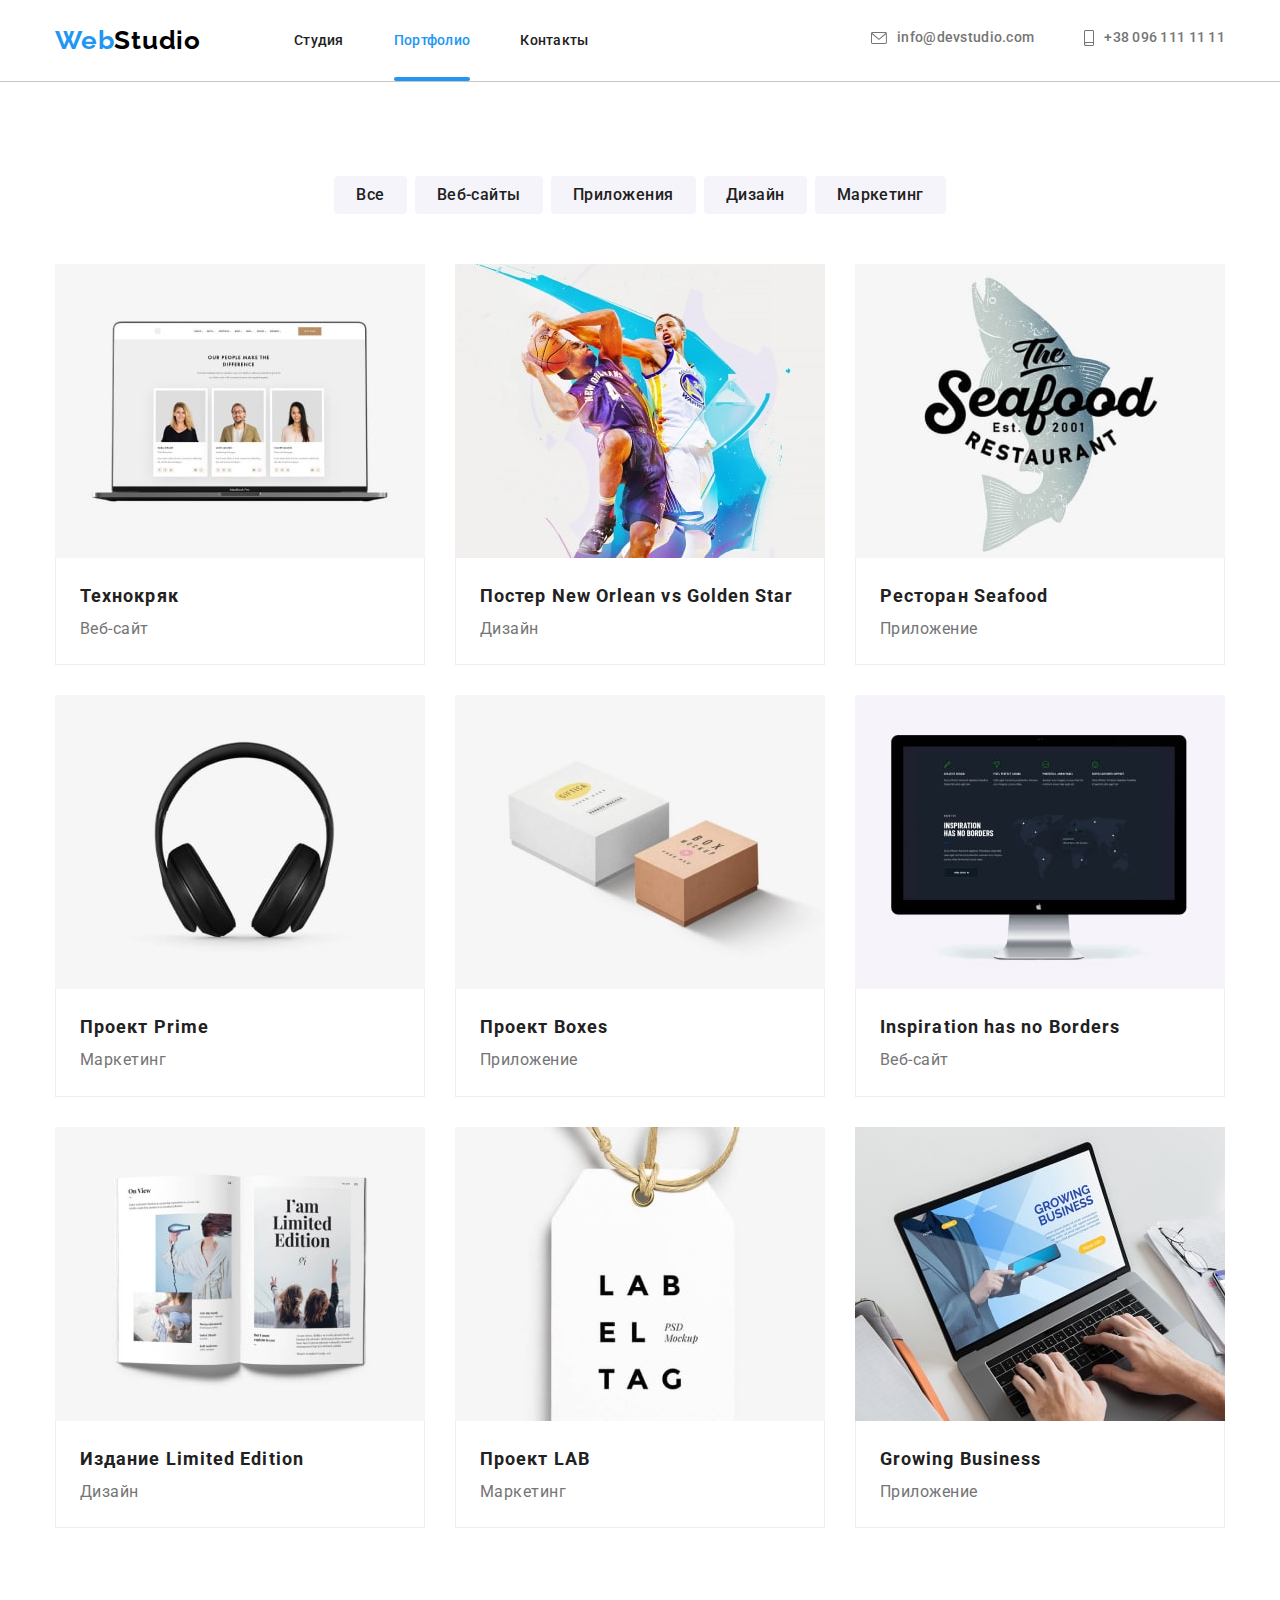
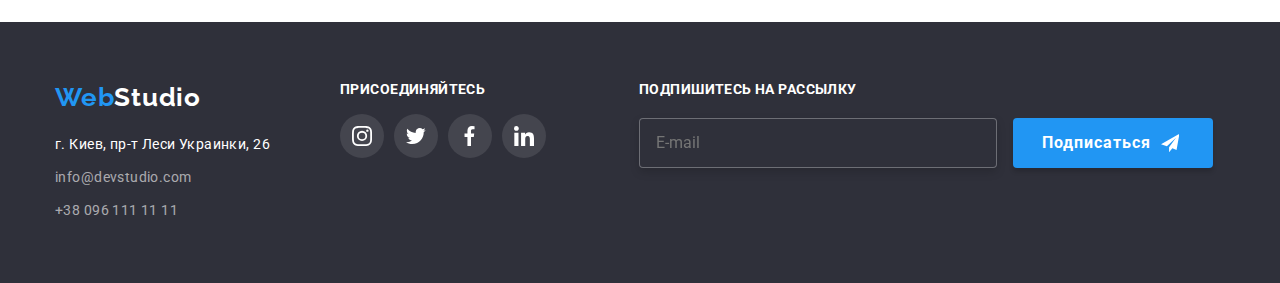
<file: portfolio.html>
<!DOCTYPE html>
<html lang="en">
  <head>
    <meta charset="UTF-8" />
    <meta http-equiv="X-UA-Compatible" content="IE=edge" />
    <meta name="viewport" content="width=device-width, initial-scale=1.0" />
    <title>Portfolio</title>
    <link rel="preconnect" href="https://fonts.googleapis.com" />
    <link rel="preconnect" href="https://fonts.gstatic.com" crossorigin />
    <link
      href="https://fonts.googleapis.com/css2?family=Montserrat:wght@400;700&family=Raleway:wght@700&family=Roboto:wght@400;500;700;900&display=swap"
      rel="stylesheet"
    />
    <link
      rel="stylesheet"
      href="https://cdnjs.cloudflare.com/ajax/libs/modern-normalize/1.1.0/modern-normalize.min.css"
    />
    <link rel="stylesheet" href="./css/main.min.css" />
  </head>
  <body class="portfolio">
    <header class="header">
      <div class="container nav">
        <nav class="header-nav">
          <a class="header__logotype link" href="./"><span class="header__logo">Web</span>Studio</a>
          <ul class="header-nav__list list">
            <li class="header-nav__item">
              <a class="header-nav__link link" href="./">Студия</a>
            </li>
            <li class="header-nav__item">
              <a class="header-nav__link link underline" href="./portfolio.html">Портфолио</a>
            </li>
            <li class="header-nav__item">
              <a class="header-nav__link link" href="">Контакты</a>
            </li>
          </ul>
        </nav>
        <ul class="header__list list">
          <li class="header__item">
            <a class="header__contact link" href="mailto:info@devstudio.com">
              <svg class="header__icon-envelope">
                <use href="./images/icons.svg#envelope"></use>
              </svg>
              info@devstudio.com</a
            >
          </li>
          <li class="header__item">
            <a class="header__contact link" href="tel:+380961111111">
              <svg class="header__icon-smartphone">
                <use href="images/icons.svg#smartphone"></use>
              </svg>
              +38 096 111 11 11</a
            >
          </li>
        </ul>
      </div>
    </header>

    <main>
      <!-------------------filter--------------------->

      <section class="filter">
        <div class="container">
          <ul class="filter__list list">
            <li class="filter__item">
              <button class="filter__btn" type="button">Все</button>
            </li>
            <li class="filter__item">
              <button class="filter__btn" type="button">Веб-сайты</button>
            </li>
            <li class="filter__item">
              <button class="filter__btn" type="button">Приложения</button>
            </li>
            <li class="filter__item"><button class="filter__btn" type="button">Дизайн</button></li>
            <li class="filter__item">
              <button class="filter__btn" type="button">Маркетинг</button>
            </li>
          </ul>
          <div class="progect">
            <ul class="progect__list list">
              <li class="progect__item">
                <div class="progect__overlay">
                  <img
                    class="progect__img"
                    src="./images/portfolio img1.jpg"
                    alt="ноутбук"
                    width="370"
                    height="294"
                  />
                  <p class="overlay__text">
                    Ресурс предлагает комплексные предложения с разным уровнем функционала и
                    сервисов. Все это позволит посетителю получить исчерпывающие сведения о компании
                    или частном лице.
                  </p>
                </div>

                <div class="progect__border">
                  <h3 class="progect__title">Технокряк</h3>
                  <p class="progect__text">Веб-сайт</p>
                </div>
              </li>
              <li class="progect__item">
                <div class="progect__overlay">
                  <img
                    class="progect__img"
                    src="./images/portfolio img2.jpg"
                    alt="баскетболисты"
                    width="370"
                    height="294"
                  />
                  <p class="overlay__text">
                    Ресурс предлагает комплексные предложения с разным уровнем функционала и
                    сервисов. Все это позволит посетителю получить исчерпывающие сведения о компании
                    или частном лице.
                  </p>
                </div>

                <div class="progect__border">
                  <h3 class="progect__title">Постер New Orlean vs Golden Star</h3>
                  <p class="progect__text">Дизайн</p>
                </div>
              </li>
              <li class="progect__item">
                <div class="progect__overlay">
                  <img
                    class="progect__img"
                    src="./images/portfolio img3.jpg"
                    alt="логотип"
                    width="370"
                    height="294"
                  />
                  <p class="overlay__text">
                    Ресурс предлагает комплексные предложения с разным уровнем функционала и
                    сервисов. Все это позволит посетителю получить исчерпывающие сведения о компании
                    или частном лице.
                  </p>
                </div>

                <div class="progect__border">
                  <h3 class="progect__title">Ресторан Seafood</h3>
                  <p class="progect__text">Приложение</p>
                </div>
              </li>
              <li class="progect__item">
                <div class="progect__overlay">
                  <img
                    class="progect__img"
                    src="./images/portfolio img4.jpg"
                    alt="наушники"
                    width="370"
                    height="294"
                  />
                  <p class="overlay__text">
                    Ресурс предлагает комплексные предложения с разным уровнем функционала и
                    сервисов. Все это позволит посетителю получить исчерпывающие сведения о компании
                    или частном лице.
                  </p>
                </div>

                <div class="progect__border">
                  <h3 class="progect__title">Проект Prime</h3>
                  <p class="progect__text">Маркетинг</p>
                </div>
              </li>
              <li class="progect__item">
                <div class="progect__overlay">
                  <img
                    class="progect__img"
                    src="./images/portfolio img5.jpg"
                    alt="коробки"
                    width="370"
                    height="294"
                  />
                  <p class="overlay__text">
                    Ресурс предлагает комплексные предложения с разным уровнем функционала и
                    сервисов. Все это позволит посетителю получить исчерпывающие сведения о компании
                    или частном лице.
                  </p>
                </div>

                <div class="progect__border">
                  <h3 class="progect__title">Проект Boxes</h3>
                  <p class="progect__text">Приложение</p>
                </div>
              </li>
              <li class="progect__item">
                <div class="progect__overlay">
                  <img
                    class="progect__img"
                    src="./images/portfolio img6.jpg"
                    alt="монитор"
                    width="370"
                    height="294"
                  />
                  <p class="overlay__text">
                    Ресурс предлагает комплексные предложения с разным уровнем функционала и
                    сервисов. Все это позволит посетителю получить исчерпывающие сведения о компании
                    или частном лице.
                  </p>
                </div>

                <div class="progect__border">
                  <h3 class="progect__title">Inspiration has no Borders</h3>
                  <p class="progect__text">Веб-сайт</p>
                </div>
              </li>
              <li class="progect__item">
                <div class="progect__overlay">
                  <img
                    class="progect__img"
                    src="./images/portfolio img7.jpg"
                    alt="книга"
                    width="370"
                    height="294"
                  />
                  <p class="overlay__text">
                    Ресурс предлагает комплексные предложения с разным уровнем функционала и
                    сервисов. Все это позволит посетителю получить исчерпывающие сведения о компании
                    или частном лице.
                  </p>
                </div>

                <div class="progect__border">
                  <h3 class="progect__title">Издание Limited Edition</h3>
                  <p class="progect__text">Дизайн</p>
                </div>
              </li>
              <li class="progect__item">
                <div class="progect__overlay">
                  <img
                    class="progect__img"
                    src="./images/portfolio img8.jpg"
                    alt="бирка"
                    width="370"
                    height="294"
                  />
                  <p class="overlay__text">
                    Ресурс предлагает комплексные предложения с разным уровнем функционала и
                    сервисов. Все это позволит посетителю получить исчерпывающие сведения о компании
                    или частном лице.
                  </p>
                </div>

                <div class="progect__border">
                  <h3 class="progect__title">Проект LAB</h3>
                  <p class="progect__text">Маркетинг</p>
                </div>
              </li>
              <li class="progect__item">
                <div class="progect__overlay">
                  <img
                    class="progect__img"
                    src="./images/portfolio img9.jpg"
                    alt="ноутбук"
                    width="370"
                    height="294"
                  />
                  <p class="overlay__text">
                    Ресурс предлагает комплексные предложения с разным уровнем функционала и
                    сервисов. Все это позволит посетителю получить исчерпывающие сведения о компании
                    или частном лице.
                  </p>
                </div>

                <div class="progect__border">
                  <h3 class="progect__title">Growing Business</h3>
                  <p class="progect__text">Приложение</p>
                </div>
              </li>
            </ul>
          </div>
        </div>
      </section>
    </main>
    <!-------------------footer--------------------->

    <footer class="footer">
      <div class="container footer-social">
        <div>
          <a class="footer__logotype link" href="/"><span class="footer__logo">Web</span>Studio</a>
          <address class="footer__adress">г. Киев, пр-т Леси Украинки, 26</address>
          <ul class="footer__list list">
            <li class="footer__item">
              <a class="footer__contact link" href="mailto:info@devstudio.com"
                >info@devstudio.com</a
              >
            </li>
            <li class="footer__item">
              <a class="footer__contact link" href="tel:+380961111111">+38 096 111 11 11</a>
            </li>
          </ul>
        </div>
        <div class="footer-social__icons">
          <h3 class="footer-social__title">Присоединяйтесь</h3>
          <ul class="footer-social__list list">
            <li class="footer-social__item">
              <a class="footer-social__link" href="">
                <svg class="footer-social__icon" width="20px" height="20px">
                  <use href="images/icons.svg#instagram"></use>
                </svg>
              </a>
            </li>
            <li class="footer-social__item">
              <a class="footer-social__link" href="">
                <svg class="footer-social__icon" width="20px" height="20px">
                  <use href="images/icons.svg#twitter"></use>
                </svg>
              </a>
            </li>
            <li class="footer-social__item">
              <a class="footer-social__link" href="">
                <svg class="footer-social__icon" width="20px" height="20px">
                  <use href="images/icons.svg#facebook"></use>
                </svg>
              </a>
            </li>
            <li class="footer-social__item">
              <a class="footer-social__link" href="">
                <svg class="footer-social__icon" width="20px" height="20px">
                  <use href="images/icons.svg#linkedin"></use>
                </svg>
              </a>
            </li>
          </ul>
        </div>
        <div class="send">
          <h3 class="send__title">Подпишитесь на рассылку</h3>
          <lable class="send__form">
            <input class="send__mail" type="email" name="mail" placeholder="E-mail" />
          </lable>
          <button type="subscribe" class="send__btn">
            Подписаться
            <svg class="send__icon" width="24px" height="24px">
              <use href="./images/icons.svg#icon-send"></use>
            </svg>
          </button>
        </div>
      </div>
    </footer>
  </body>
</html>
</file>
<file: css/main.min.css>
body{font-family:roboto, sans-serif;color:#757575;background-color:#fff;font-style:normal}.container{width:1200px;padding-left:15px;padding-right:15px;margin-left:auto;margin-right:auto}.header__logotype{text-decoration:none;font-family:Raleway;font-weight:700;font-size:26px;line-height:1.2;letter-spacing:0.03em;margin-right:93px;color:#000000}.header__logotype:hover,.header__logotype:focus{color:#2196f3;-webkit-transition:color 250ms cubic-bezier(0.4, 0, 0.2, 1);transition:color 250ms cubic-bezier(0.4, 0, 0.2, 1)}.header__logo{color:#2196f3}.header{padding:25px 0;background-color:#fff;border-bottom-width:1px;border-bottom-style:solid;border-bottom-color:#c4c4c4}.header__item+.header__item{margin-left:50px}.nav{display:-webkit-box;display:-ms-flexbox;display:flex;-webkit-box-align:center;-ms-flex-align:center;align-items:center}.header-nav{display:-webkit-box;display:-ms-flexbox;display:flex;-webkit-box-align:center;-ms-flex-align:center;align-items:center}.header-nav__list{display:-webkit-box;display:-ms-flexbox;display:flex;margin-left:auto;margin-top:0;margin-bottom:0;padding:0;list-style:none}.header-nav__item+.header-nav__item{margin-left:50px}.header__list{display:-webkit-box;display:-ms-flexbox;display:flex;margin-left:auto;margin-top:0;margin-bottom:0;padding:0;list-style:none}.header-nav__link{position:relative;padding-top:32px;padding-bottom:33px;text-decoration:none;font-style:normal;font-weight:500;font-size:14px;line-height:1.14;letter-spacing:0.02em;color:#212121;-webkit-transition:250ms cubic-bezier(0.4, 0, 0.2, 1);transition:250ms cubic-bezier(0.4, 0, 0.2, 1)}.header-nav__link:hover,.header-nav__link:focus{color:#2196f3;-webkit-transition:color 250ms cubic-bezier(0.4, 0, 0.2, 1);transition:color 250ms cubic-bezier(0.4, 0, 0.2, 1)}.underline{color:#2196f3}.underline::after{position:absolute;bottom:0;content:'';display:block;width:100%;height:4px;border-radius:2px;background-color:#2196f3}.header__contact{display:-webkit-inline-box;display:-ms-inline-flexbox;display:inline-flex;-webkit-box-align:center;-ms-flex-align:center;align-items:center;text-decoration:none;font-style:normal;font-weight:500;font-size:14px;line-height:1.14;letter-spacing:0.02em;color:#757575}.header__contact:hover,.header__contact:focus{color:#2196f3;-webkit-transition:color 250ms cubic-bezier(0.4, 0, 0.2, 1);transition:color 250ms cubic-bezier(0.4, 0, 0.2, 1)}.header__icon-envelope{width:16px;height:12px;margin-right:10px;fill:currentColor}.header__icon-smartphone{width:10px;height:16px;margin-right:10px;fill:currentColor}.hero{padding:200px 0;text-align:center;max-width:1600px;height:600px;margin-right:auto;margin-left:auto;background-image:-webkit-gradient(linear, left top, left bottom, from(rgba(47,48,58,0.4)), to(rgba(47,48,58,0.4))),url(../images/overlay.jpg);background-image:linear-gradient(rgba(47,48,58,0.4), rgba(47,48,58,0.4)),url(../images/overlay.jpg);background-color:#c4c4c4}.hero__title{margin-top:0;margin-bottom:0;font-weight:900;font-size:44px;line-height:1.4;letter-spacing:0.06em;text-transform:uppercase;color:#fff}.hero__btn{margin-top:30px;padding:10px 32px;border:none;border-radius:4px;font-family:inherit;font-style:normal;font-weight:700;font-size:16px;line-height:1.9;letter-spacing:0.06em;cursor:pointer;background-color:#2196f3;color:#fff}.features{margin-top:0;margin-bottom:0;padding-top:94px}.features__list{display:-webkit-box;display:-ms-flexbox;display:flex;margin:0;padding:0;list-style:none}.features__item+.features__item{margin-left:30px}.features__item::before{content:'';display:block;height:120px;margin-bottom:30px;background:#f5f4fa;border-radius:4px;background-repeat:no-repeat;background-position:center}.antenna-icon::before{background-image:url("../images/antenna.svg")}.clock-icon::before{background-image:url("../images/clock.svg")}.diagram-icon::before{background-image:url("../images/diagram.svg")}.astronaut-icon::before{background-image:url("../images/astronaut.svg")}.features__title{margin:0;font-weight:700;font-size:14px;line-height:1.14;letter-spacing:0.03em;text-transform:uppercase;color:#212121}.features__text{margin-bottom:0;margin-top:10px;font-weight:400;font-size:14px;line-height:1.7;letter-spacing:0.03em;color:#757575}.work{margin-top:0px;margin-bottom:0px;padding-top:94px;padding-bottom:94px}.work__title{margin-top:0;margin-bottom:50px;font-style:normal;font-weight:700;font-size:36px;line-height:1.17;text-align:center;letter-spacing:0.03em;color:#212121}.work__list{display:-webkit-box;display:-ms-flexbox;display:flex;margin:0;padding:0;list-style:none}.work__item+.work__item{margin-left:30px}.work__item-img{position:relative}.work__item-img::before{position:absolute;content:'';display:inline-block;width:100%;height:70px;bottom:0;background-color:rgba(47,48,58,0.8)}.work__text{position:absolute;margin:0;bottom:27px;left:83px;font-style:normal;font-weight:700;font-size:14px;line-height:1.1;text-align:center;letter-spacing:0.03em;text-transform:uppercase;color:#fff}.work__img{display:block}.comand{margin-top:0px;margin-bottom:0;padding:94px 0 94px 0;background-color:#f5f4fa}.comand__title{margin-top:0;margin-bottom:0;font-style:normal;font-weight:700;font-size:36px;line-height:1.17;text-align:center;letter-spacing:0.03em;color:#212121}.comand__list{display:-webkit-box;display:-ms-flexbox;display:flex;margin-top:50px;margin-bottom:0;padding-left:0;text-align:center;list-style:none}.comand__item{background:#fff;-webkit-box-shadow:0px 1px 3px rgba(0,0,0,0.12),0px 1px 1px rgba(0,0,0,0.14),0px 2px 1px rgba(0,0,0,0.2);box-shadow:0px 1px 3px rgba(0,0,0,0.12),0px 1px 1px rgba(0,0,0,0.14),0px 2px 1px rgba(0,0,0,0.2);border-radius:0px 0px 4px 4px}.comand__item+.comand__item{margin-left:30px}.comand-title__man-text{padding-top:30px;padding-bottom:0}.comand__img{display:block}.comand__title-man{margin-top:0;margin-bottom:0;font-style:normal;font-weight:500;font-size:16px;line-height:1.2;letter-spacing:0.03e;color:#212121}.comand__text{margin-top:10px;margin-bottom:0;font-style:normal;font-weight:400;font-size:16px;line-height:1.2;letter-spacing:0.03em;color:#757575}.comand-social__list{list-style:none;display:-webkit-box;display:-ms-flexbox;display:flex;-webkit-box-pack:center;-ms-flex-pack:center;justify-content:center;padding-top:16px;padding-bottom:30px;padding-left:0}.comand-social__link{text-decoration:none;display:-webkit-box;display:-ms-flexbox;display:flex;-webkit-box-pack:center;-ms-flex-pack:center;justify-content:center;-webkit-box-align:center;-ms-flex-align:center;align-items:center;border-radius:50%;fill:#afb1b8;background-color:#fff;width:44px;height:44px;-webkit-transition:fill 250ms cubic-bezier(0.4, 0, 0.2, 1),background-color 250ms cubic-bezier(0.4, 0, 0.2, 1);transition:fill 250ms cubic-bezier(0.4, 0, 0.2, 1),background-color 250ms cubic-bezier(0.4, 0, 0.2, 1)}.comand-social__link:hover,.comand-social__link:focus{fill:#fff;background-color:#2196f3;-webkit-transition:fill 250ms cubic-bezier(0.4, 0, 0.2, 1),background-color 250ms cubic-bezier(0.4, 0, 0.2, 1);transition:fill 250ms cubic-bezier(0.4, 0, 0.2, 1),background-color 250ms cubic-bezier(0.4, 0, 0.2, 1)}.comand-social__icon{-webkit-transition:fill 250ms cubic-bezier(0.4, 0, 0.2, 1),background-color 250ms cubic-bezier(0.4, 0, 0.2, 1);transition:fill 250ms cubic-bezier(0.4, 0, 0.2, 1),background-color 250ms cubic-bezier(0.4, 0, 0.2, 1)}.comand-social__item+.comand-social__item{margin-left:10px}.clients{padding-top:94px;padding-bottom:94px}.clients__title{margin:0;font-style:normal;font-weight:700;font-size:36px;line-height:1.17;text-align:center;letter-spacing:0.03em;color:#212121}.clients__list{list-style:none;display:-webkit-box;display:-ms-flexbox;display:flex;-webkit-box-pack:center;-ms-flex-pack:center;justify-content:center;-webkit-box-align:center;-ms-flex-align:center;align-items:center;padding-left:0;margin-top:50px;margin-bottom:0}.clients__link{display:-webkit-box;display:-ms-flexbox;display:flex;-webkit-box-align:center;-ms-flex-align:center;align-items:center;-webkit-box-pack:center;-ms-flex-pack:center;justify-content:center;width:170px;height:92px;border:1px solid #afb1b8;border-radius:4px;fill:#afb1b8;-webkit-transition:fill 250ms cubic-bezier(0.4, 0, 0.2, 1),background-color 250ms cubic-bezier(0.4, 0, 0.2, 1);transition:fill 250ms cubic-bezier(0.4, 0, 0.2, 1),background-color 250ms cubic-bezier(0.4, 0, 0.2, 1)}.clients__link:hover,.clients__link:focus{border:1px solid #2196f3;fill:#2196f3;-webkit-transition:fill 250ms cubic-bezier(0.4, 0, 0.2, 1);transition:fill 250ms cubic-bezier(0.4, 0, 0.2, 1)}.clients__item+.clients__item{margin-left:30px}.clients__icon{-webkit-transition:fill 250ms cubic-bezier(0.4, 0, 0.2, 1),background-color 250ms cubic-bezier(0.4, 0, 0.2, 1);transition:fill 250ms cubic-bezier(0.4, 0, 0.2, 1),background-color 250ms cubic-bezier(0.4, 0, 0.2, 1)}.backdrop{position:fixed;top:0;left:0;-webkit-transition:opacity 250ms cubic-bezier(0.4, 0, 0.2, 1),-webkit-transform 250ms cubic-bezier(0.4, 0, 0.2, 1);transition:opacity 250ms cubic-bezier(0.4, 0, 0.2, 1),-webkit-transform 250ms cubic-bezier(0.4, 0, 0.2, 1);transition:opacity 250ms cubic-bezier(0.4, 0, 0.2, 1),transform 250ms cubic-bezier(0.4, 0, 0.2, 1);transition:opacity 250ms cubic-bezier(0.4, 0, 0.2, 1),transform 250ms cubic-bezier(0.4, 0, 0.2, 1),-webkit-transform 250ms cubic-bezier(0.4, 0, 0.2, 1);width:100%;height:100%;background-color:rgba(0,0,0,0.2)}.backdrop.is-hidden{opacity:0;pointer-events:none}.modal{display:block;position:absolute;top:50%;left:50%;-webkit-transform:translate(-50%, -50%);transform:translate(-50%, -50%);width:528px;height:581px;background-color:#fff;-webkit-box-shadow:0px 1px 3px rgba(0,0,0,0.12),0px 1px 1px rgba(0,0,0,0.14),0px 2px 1px rgba(0,0,0,0.2);box-shadow:0px 1px 3px rgba(0,0,0,0.12),0px 1px 1px rgba(0,0,0,0.14),0px 2px 1px rgba(0,0,0,0.2);border-radius:4px}.modal__btn{display:block;width:30px;height:30px;margin-top:8px;margin-right:8px;margin-left:auto;background-color:#fff;border-radius:50%;border:1px solid rgba(0,0,0,0.1);cursor:pointer}.modal__svg{background-image:url(../images/Vector.svg);background-size:cover}.modal__svg:hover,.modal__btn:hover,.modal__btn:focus{fill:#2196f3;-webkit-transition:fill 250ms cubic-bezier(0.4, 0, 0.2, 1);transition:fill 250ms cubic-bezier(0.4, 0, 0.2, 1)}.form__title{margin-top:2px;margin-bottom:12px;font-weight:700;font-size:20px;line-height:23px;text-align:center;letter-spacing:0.03em;color:#212121}.form__name,.form__phone,.form__mail{margin-right:40px;margin-bottom:10px;margin-left:40px}.form__coment{margin-right:40px;margin-bottom:20px;margin-left:40px}.form__svg{position:absolute;left:12px;top:50%}.form__field{position:relative;display:-webkit-box;display:-ms-flexbox;display:flex;-webkit-box-orient:vertical;-webkit-box-direction:normal;-ms-flex-direction:column;flex-direction:column}.form__field:focus-within>.form__svg{fill:#2196f3;-webkit-transition:fill 250ms cubic-bezier(0.4, 0, 0.2, 1);transition:fill 250ms cubic-bezier(0.4, 0, 0.2, 1)}.form__field:hover>.form__svg{fill:#2196f3;-webkit-transition:fill 250ms cubic-bezier(0.4, 0, 0.2, 1);transition:fill 250ms cubic-bezier(0.4, 0, 0.2, 1)}.form__word{margin-bottom:4px;font-weight:400;font-size:12px;line-height:1.17;letter-spacing:0.01em;color:#757575}.form__input{height:40px;padding-left:42px;border:1px solid rgba(33,33,33,0.2);border-radius:4px;cursor:pointer;-webkit-transition:border 250ms cubic-bezier(0.4, 0, 0.2, 1);transition:border 250ms cubic-bezier(0.4, 0, 0.2, 1)}.form__input:hover{border:1px solid #2196f3;-webkit-transition:border 250ms cubic-bezier(0.4, 0, 0.2, 1);transition:border 250ms cubic-bezier(0.4, 0, 0.2, 1)}.form__textarea{height:120px;padding:12px 16px;border:1px solid rgba(33,33,33,0.2);border-radius:4px;resize:none}.form__textarea:hover{border:1px solid #2196f3;-webkit-transition:border 250ms cubic-bezier(0.4, 0, 0.2, 1);transition:border 250ms cubic-bezier(0.4, 0, 0.2, 1)}.checkbox__block{display:-webkit-inline-box;display:-ms-inline-flexbox;display:inline-flex;-webkit-box-align:center;-ms-flex-align:center;align-items:center}.checkbox{position:absolute;width:1px;height:1px;margin:-1px;border:0;padding:0;clip:rect(0 0 0 0);overflow:hidden}.checkbox__icon{position:relative;display:-webkit-inline-box;display:-ms-inline-flexbox;display:inline-flex;width:16px;height:15px;margin-left:54px;margin-right:7px;border:2px solid var(--title-text-color);border-radius:2px}.checkbox__svg{position:absolute;top:-2px;right:-2px}.form__checkbox{display:-webkit-inline-box;display:-ms-inline-flexbox;display:inline-flex;-webkit-box-align:center;-ms-flex-align:center;align-items:center;font-weight:400;font-size:14px;line-height:1.71;letter-spacing:0.03em;cursor:pointer;color:#757575}.checkbox__icon{position:relative;display:-webkit-inline-box;display:-ms-inline-flexbox;display:inline-flex;width:16px;height:15px;margin-left:54px;margin-right:7px;border:2px solid #212121;border-radius:2px}.checkbox:checked+.checkbox__icon{border-color:#2196f3;background-color:#2196f3;background-origin:padding-box}.checkbox__link{color:#2196f3;cursor:pointer;font-weight:400;font-size:14px;line-height:1.17;letter-spacing:0.03em}.form__submit{display:block;margin-top:30px;margin-left:auto;margin-right:auto;width:200px;height:50px;color:#fff;background:#188ce8;border:none;-webkit-box-shadow:0px 4px 4px rgba(0,0,0,0.15);box-shadow:0px 4px 4px rgba(0,0,0,0.15);border-radius:4px;cursor:pointer}.footer{padding-top:60px;padding-bottom:60px;background-color:#2f303a}.footer__logo{color:#2196f3}.footer__adress{margin-top:20px;margin-bottom:0;font-style:normal;font-weight:400;font-size:14px;line-height:1.7;letter-spacing:0.03em;color:#fff}.footer__logotype{text-decoration:none;margin-top:60px;margin-bottom:0;font-family:Raleway;font-weight:700;font-size:26px;line-height:1.2;letter-spacing:0.03em;color:#fff}.footer__logotype:hover,.footer__logotype:focus{color:#2196f3;-webkit-transition:color 250ms cubic-bezier(0.4, 0, 0.2, 1);transition:color 250ms cubic-bezier(0.4, 0, 0.2, 1)}.footer__contact{text-decoration:none;font-style:normal;font-weight:400;font-size:14px;line-height:1.7;letter-spacing:0.03em;color:rgba(255,255,255,0.6)}.footer__contact:hover,.footer__contact:focus{color:#2196f3;-webkit-transition:color 250ms cubic-bezier(0.4, 0, 0.2, 1);transition:color 250ms cubic-bezier(0.4, 0, 0.2, 1)}.footer__list{list-style:none;margin:0;padding-left:0}.footer__item{margin-top:9px;margin-bottom:0}.footer-social{display:-webkit-box;display:-ms-flexbox;display:flex}.footer-social__icons{margin-left:70px}.footer-social__title{margin-top:0;margin-bottom:0;font-style:normal;font-weight:700;font-size:14px;line-height:1.14;letter-spacing:0.03em;text-transform:uppercase;color:#fff}.footer-social__list{list-style:none;display:-webkit-box;display:-ms-flexbox;display:flex;-webkit-box-pack:center;-ms-flex-pack:center;justify-content:center;padding-left:0}.footer-social__link{display:-webkit-box;display:-ms-flexbox;display:flex;-webkit-box-align:center;-ms-flex-align:center;align-items:center;-webkit-box-pack:center;-ms-flex-pack:center;justify-content:center;width:44px;height:44px;padding-left:0;border-radius:50%;fill:#fff;background-color:rgba(255,255,255,0.1)}.footer-social__link:hover,.footer-social__link:focus{background-color:#2196f3;-webkit-transition:background-color 250ms cubic-bezier(0.4, 0, 0.2, 1);transition:background-color 250ms cubic-bezier(0.4, 0, 0.2, 1)}.footer-social__item+.footer-social__item{margin-left:10px}.send{margin-left:93px}.send__title{margin-top:0;margin-bottom:20px;font-weight:700;font-size:14px;line-height:1.14;letter-spacing:0.03em;text-transform:uppercase;color:#fff}.send__mail{width:358px;height:50px;padding-left:16px;color:#afb1b8;background-color:#2f303a;border:1px solid rgba(255,255,255,0.3);border-radius:4px;-webkit-filter:drop-shadow(0px 4px 4px rgba(0,0,0,0.15));filter:drop-shadow(0px 4px 4px rgba(0,0,0,0.15));cursor:pointer}.send .send__btn{display:-webkit-inline-box;display:-ms-inline-flexbox;display:inline-flex;-webkit-box-align:center;-ms-flex-align:center;align-items:center;-webkit-box-pack:center;-ms-flex-pack:center;justify-content:center;width:200px;height:50px;margin-left:12px;padding-left:29px;font-weight:700;font-size:16px;line-height:1.88;letter-spacing:0.06em;color:#fff;background:#2196f3;-webkit-box-shadow:0px 4px 4px rgba(0,0,0,0.15);box-shadow:0px 4px 4px rgba(0,0,0,0.15);border-radius:4px;border:none;cursor:pointer}.send__icon{margin-left:10px;margin-right:28px}.portfolio{font-family:roboto, sans-serif;color:#757575;background-color:#fff}.filter{margin-top:0;margin-bottom:0;padding-top:94px;padding-bottom:94px}.filter__btn{border:none;padding:6px 22px;font-family:inherit;font-style:normal;font-weight:500;font-size:16px;line-height:1.6;text-align:center;letter-spacing:0.03em;background-color:#f5f4fa;color:#212121;border-radius:4px;cursor:pointer}.filter__btn:hover,.filter__btn:focus{background-color:#2196f3;color:#fff;-webkit-box-shadow:0px 3px 1px rgba(0,0,0,0.1),0px 1px 2px rgba(0,0,0,0.08),0px 2px 2px rgba(0,0,0,0.12);box-shadow:0px 3px 1px rgba(0,0,0,0.1),0px 1px 2px rgba(0,0,0,0.08),0px 2px 2px rgba(0,0,0,0.12);-webkit-transition:background-color 250ms cubic-bezier(0.4, 0, 0.2, 1),color 250ms cubic-bezier(0.4, 0, 0.2, 1),-webkit-box-shadow 250ms cubic-bezier(0.4, 0, 0.2, 1);transition:background-color 250ms cubic-bezier(0.4, 0, 0.2, 1),color 250ms cubic-bezier(0.4, 0, 0.2, 1),-webkit-box-shadow 250ms cubic-bezier(0.4, 0, 0.2, 1);transition:background-color 250ms cubic-bezier(0.4, 0, 0.2, 1),color 250ms cubic-bezier(0.4, 0, 0.2, 1),box-shadow 250ms cubic-bezier(0.4, 0, 0.2, 1);transition:background-color 250ms cubic-bezier(0.4, 0, 0.2, 1),color 250ms cubic-bezier(0.4, 0, 0.2, 1),box-shadow 250ms cubic-bezier(0.4, 0, 0.2, 1),-webkit-box-shadow 250ms cubic-bezier(0.4, 0, 0.2, 1)}.filter__list{list-style:none;display:-webkit-box;display:-ms-flexbox;display:flex;-webkit-box-pack:center;-ms-flex-pack:center;justify-content:center;margin-top:0;margin-bottom:50px;padding-left:0}.filter__item+.filter__item{margin-left:8px}.progect__list{list-style:none;display:-webkit-box;display:-ms-flexbox;display:flex;-ms-flex-wrap:wrap;flex-wrap:wrap;-ms-flex-preferred-size:calc(100% / 3 - 30px);flex-basis:calc(100% / 3 - 30px);margin:0;padding:0;margin-bottom:-30px;margin-left:-30px}.progect__border{border:1px solid #eeeeee;border-top:none;padding:20px 24px}.progect__item{margin-left:30px;margin-bottom:30px}.progect__item:hover,.progect__item:focus{-webkit-box-shadow:0px 3px 1px rgba(0,0,0,0.1),0px 1px 2px rgba(0,0,0,0.08),0px 2px 2px rgba(0,0,0,0.12);box-shadow:0px 3px 1px rgba(0,0,0,0.1),0px 1px 2px rgba(0,0,0,0.08),0px 2px 2px rgba(0,0,0,0.12);cursor:pointer;-webkit-transition:-webkit-box-shadow 250ms cubic-bezier(0.4, 0, 0.2, 1);transition:-webkit-box-shadow 250ms cubic-bezier(0.4, 0, 0.2, 1);transition:box-shadow 250ms cubic-bezier(0.4, 0, 0.2, 1);transition:box-shadow 250ms cubic-bezier(0.4, 0, 0.2, 1), -webkit-box-shadow 250ms cubic-bezier(0.4, 0, 0.2, 1)}.progect__title{margin-top:0;margin-bottom:0;font-style:normal;font-weight:700;font-size:18px;line-height:2;letter-spacing:0.06em;color:#212121}.progect__text{margin-top:0px;margin-bottom:0px;font-style:normal;font-weight:400;font-size:16px;line-height:1.9;letter-spacing:0.03em;color:#757575}.progect__img{display:block}.progect__item .overlay__text{position:absolute;display:inline-block;margin:0;padding:63px 24px;width:370px;height:294px;font-style:normal;font-weight:400;font-size:18px;line-height:1.6;letter-spacing:0.03em;color:#fff}.progect__overlay{position:relative;overflow:hidden}.progect__overlay::before{position:absolute;-webkit-transform:translateY(100%);transform:translateY(100%);-webkit-transition:opacity 250ms cubic-bezier(0.4, 0, 0.2, 1),-webkit-transform 250ms cubic-bezier(0.4, 0, 0.2, 1);transition:opacity 250ms cubic-bezier(0.4, 0, 0.2, 1),-webkit-transform 250ms cubic-bezier(0.4, 0, 0.2, 1);transition:opacity 250ms cubic-bezier(0.4, 0, 0.2, 1),transform 250ms cubic-bezier(0.4, 0, 0.2, 1);transition:opacity 250ms cubic-bezier(0.4, 0, 0.2, 1),transform 250ms cubic-bezier(0.4, 0, 0.2, 1),-webkit-transform 250ms cubic-bezier(0.4, 0, 0.2, 1);content:'';display:inline-block;width:100%;height:100%;background-color:rgba(33,150,243,0.9);opacity:0}.progect__item:hover .progect__overlay::before{-webkit-transform:translateY(0);transform:translateY(0);opacity:1}.progect__item:hover .overlay__text{-webkit-transform:translateY(-100%);transform:translateY(-100%);-webkit-transition:opacity 250ms cubic-bezier(0.4, 0, 0.2, 1),-webkit-transform 250ms cubic-bezier(0.4, 0, 0.2, 1);transition:opacity 250ms cubic-bezier(0.4, 0, 0.2, 1),-webkit-transform 250ms cubic-bezier(0.4, 0, 0.2, 1);transition:opacity 250ms cubic-bezier(0.4, 0, 0.2, 1),transform 250ms cubic-bezier(0.4, 0, 0.2, 1);transition:opacity 250ms cubic-bezier(0.4, 0, 0.2, 1),transform 250ms cubic-bezier(0.4, 0, 0.2, 1),-webkit-transform 250ms cubic-bezier(0.4, 0, 0.2, 1)}
/*# sourceMappingURL=main.min.css.map */
</file>
